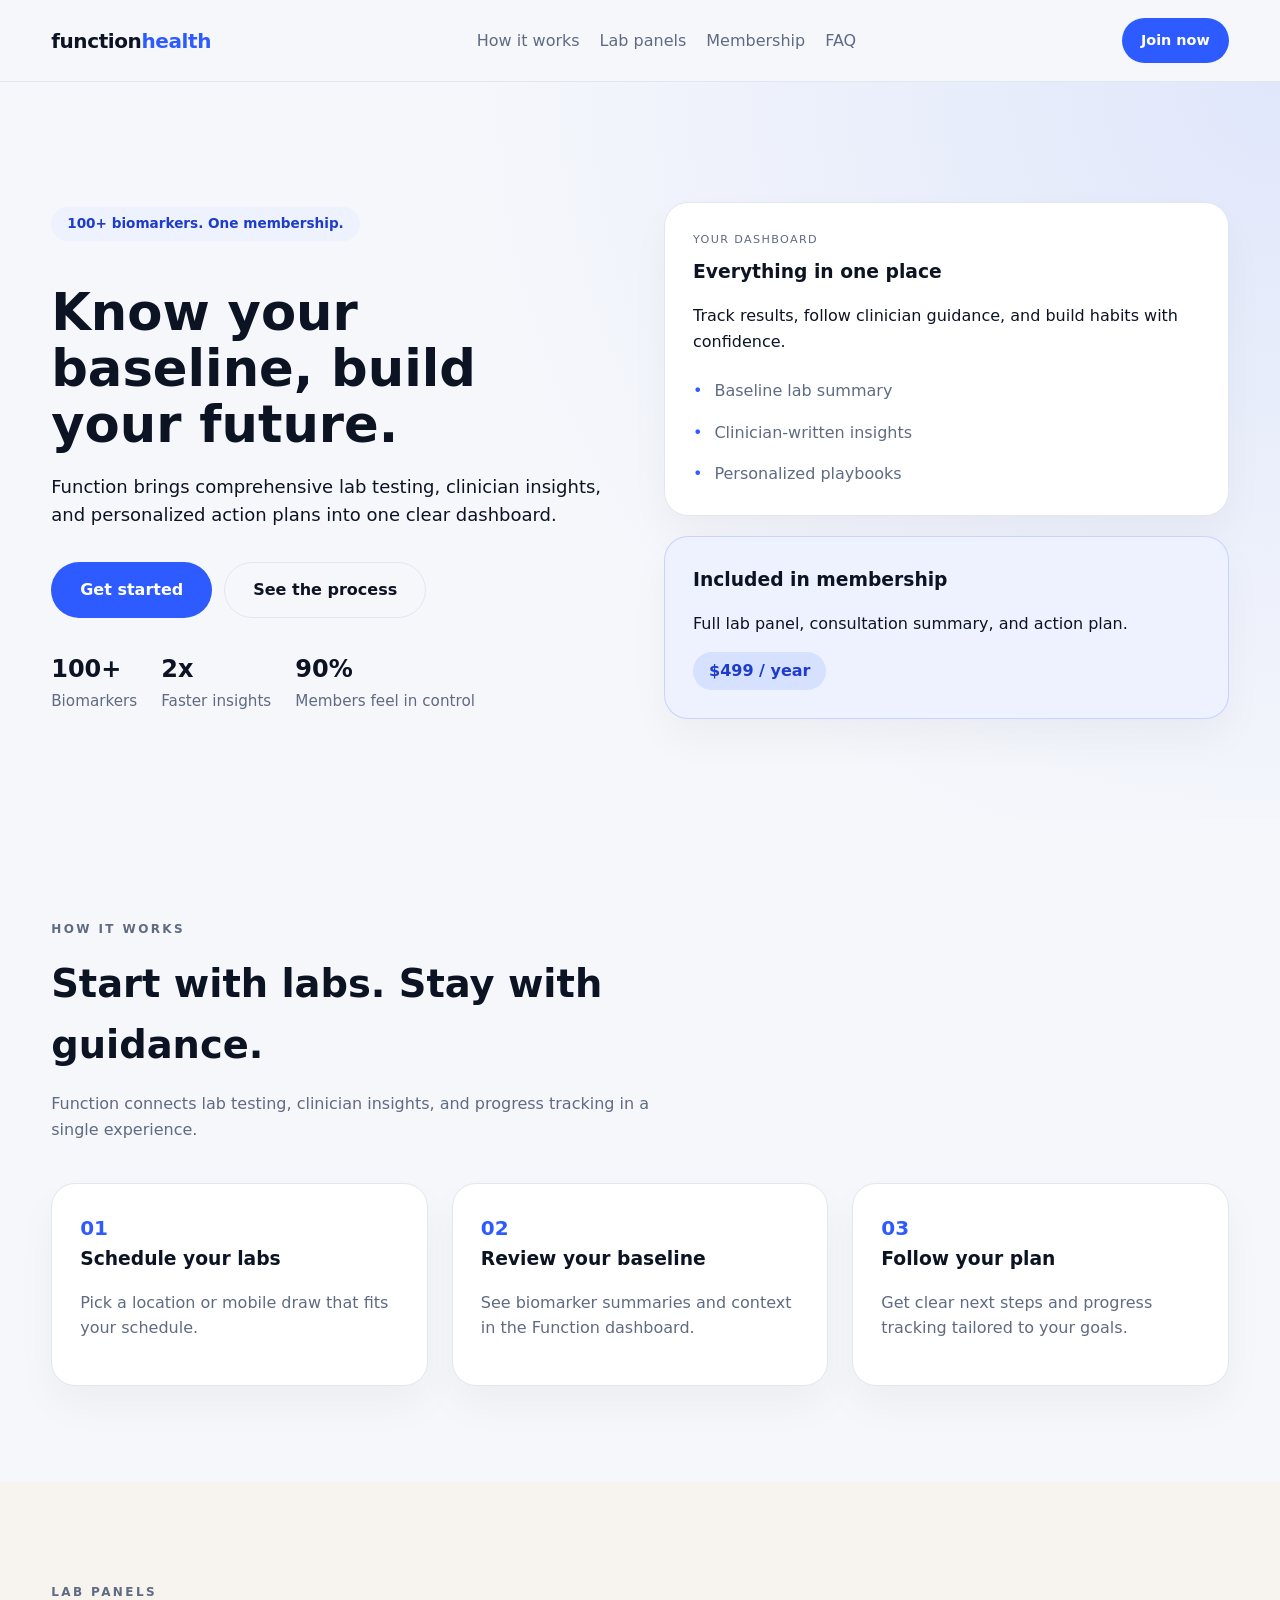
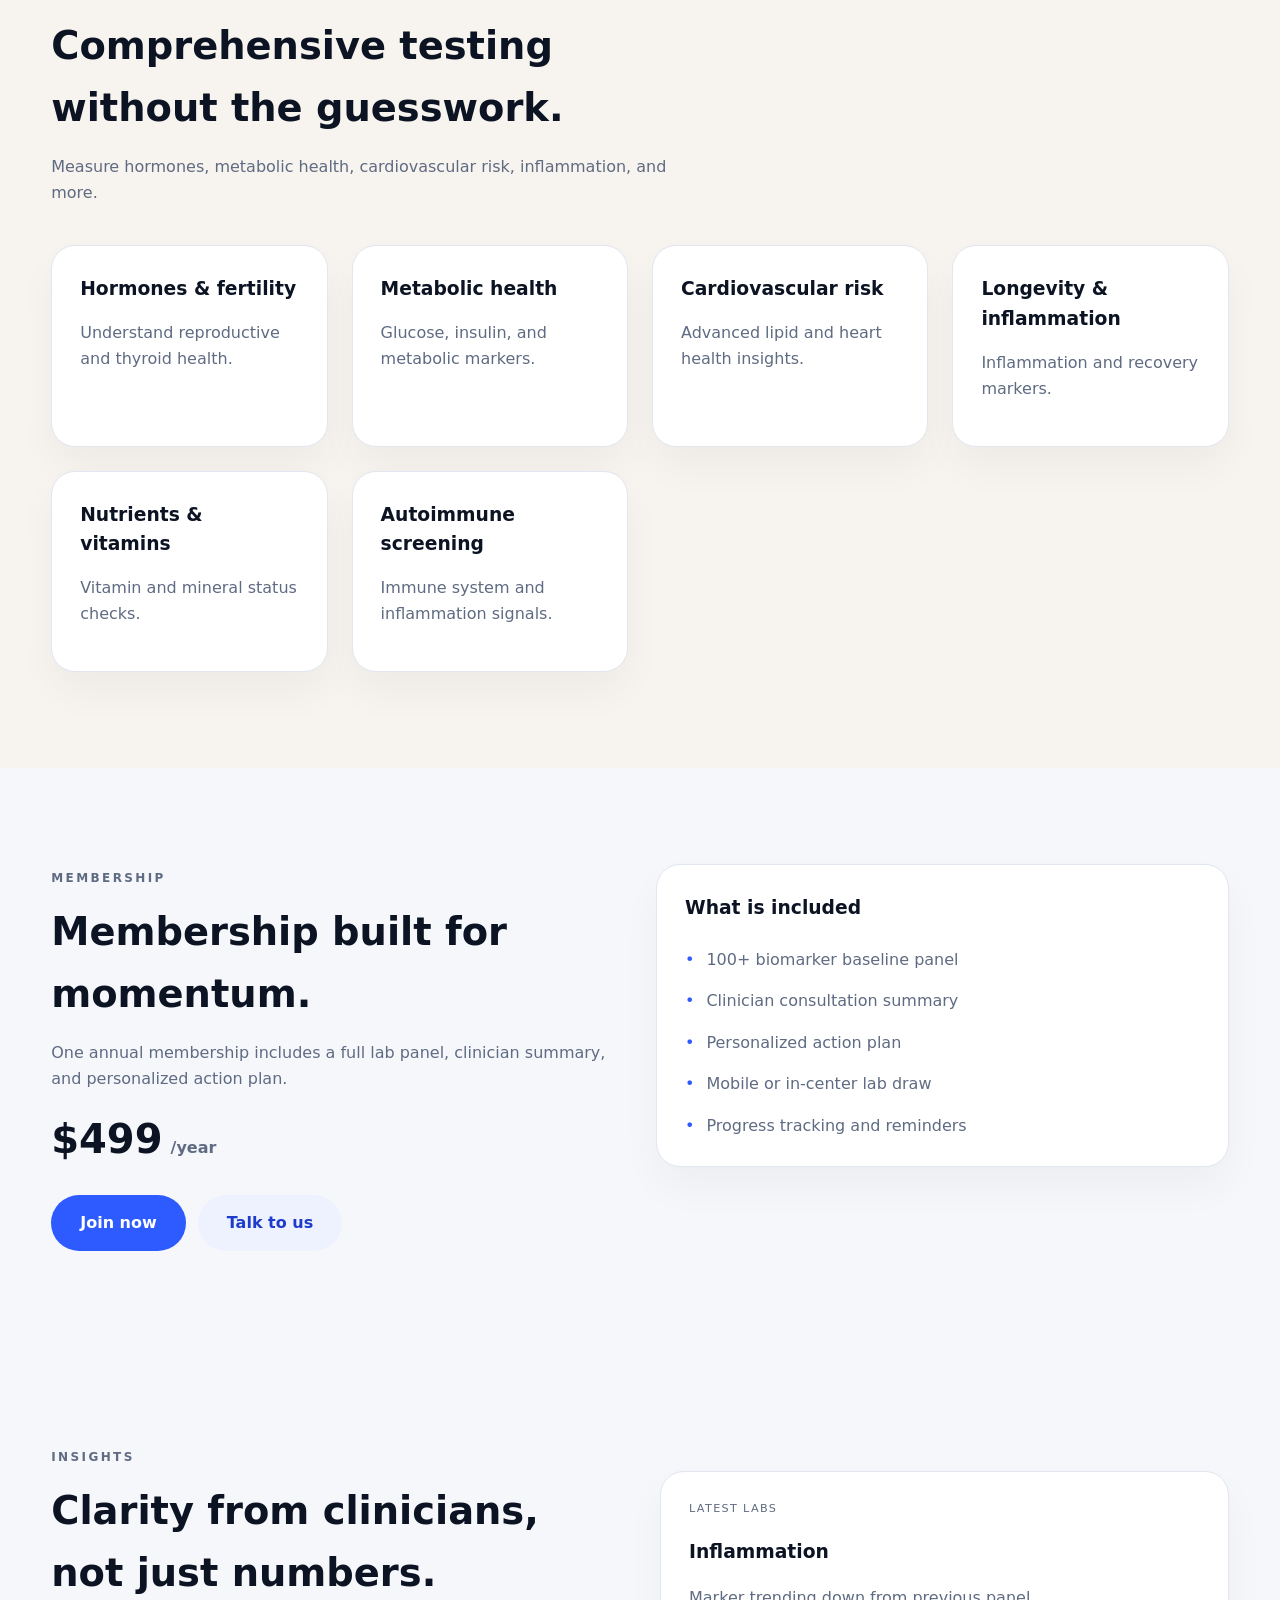
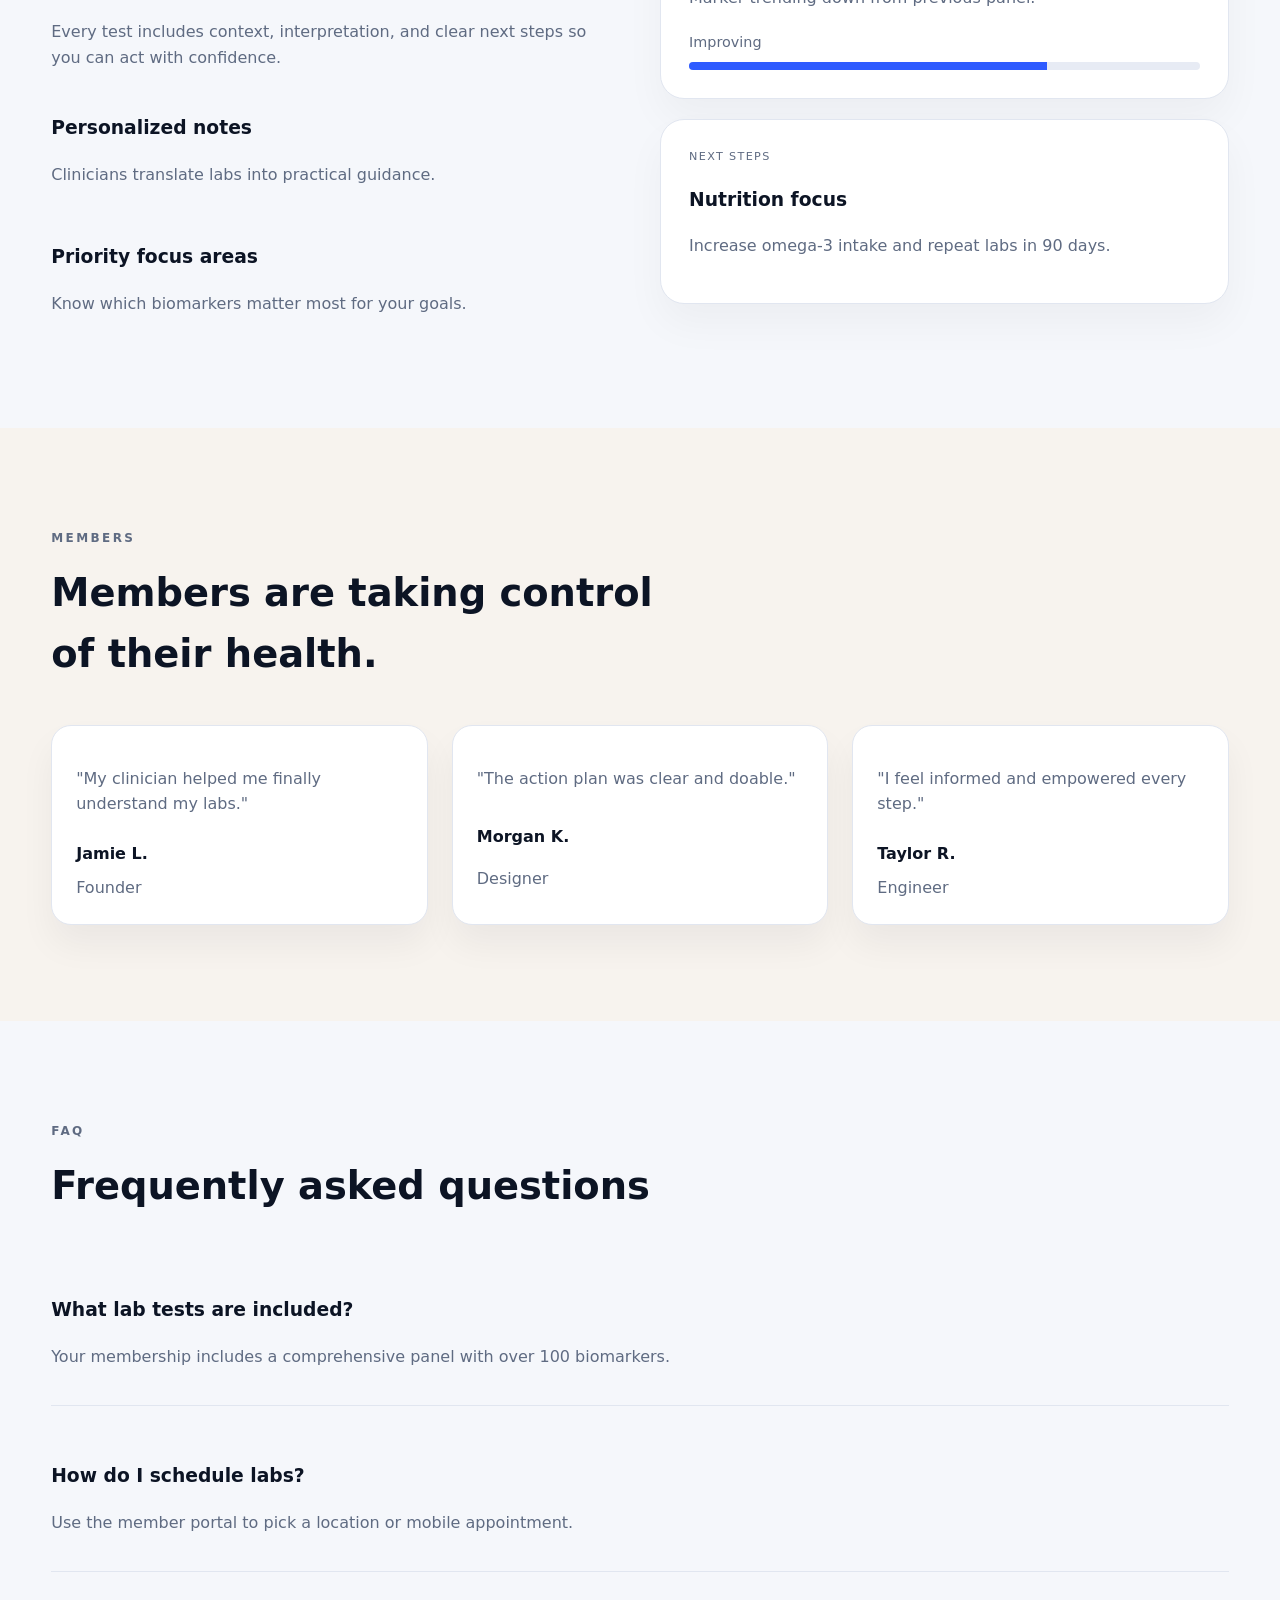
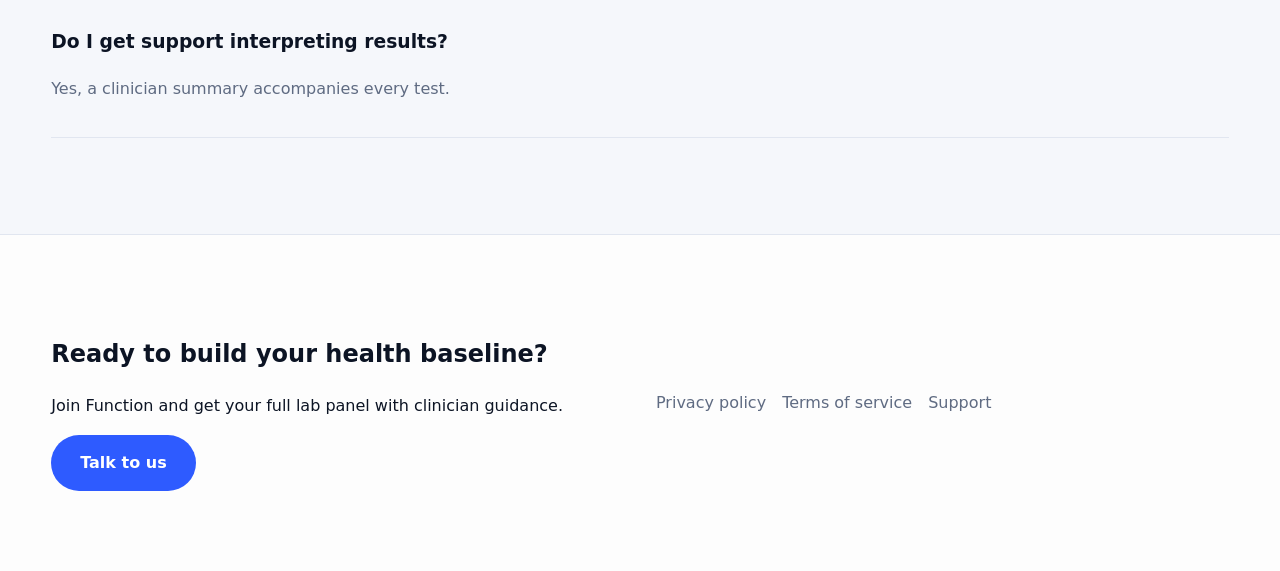
<file: index.html>
<!DOCTYPE html>
<html lang="en">
  <head>
    <meta charset="UTF-8">
    <meta name="viewport" content="width=device-width, initial-scale=1.0">
    <title>Function Health Clone Preview</title>
    <link rel="stylesheet" href="style.css">
  </head>
  <body>
    <header class="fhc-header">
      <div class="fhc-container fhc-header-inner">
        <a class="fhc-logo" href="#top">function<span>health</span></a>
        <nav class="fhc-nav">
          <a href="#how-it-works">How it works</a>
          <a href="#labs">Lab panels</a>
          <a href="#membership">Membership</a>
          <a href="#faq">FAQ</a>
        </nav>
        <a class="fhc-button small" href="#membership">Join now</a>
      </div>
    </header>

    <section class="fhc-hero" id="top">
      <div class="fhc-container fhc-hero-grid">
        <div class="fhc-hero-copy">
          <span class="fhc-pill">100+ biomarkers. One membership.</span>
          <h1>Know your baseline, build your future.</h1>
          <p>Function brings comprehensive lab testing, clinician insights, and personalized action plans into one clear dashboard.</p>
          <div class="fhc-badge-list">
            <a class="fhc-button" href="#membership">Get started</a>
            <a class="fhc-button secondary" href="#how-it-works">See the process</a>
          </div>
          <div class="fhc-hero-stats">
            <div>
              <strong>100+</strong>
              <span>Biomarkers</span>
            </div>
            <div>
              <strong>2x</strong>
              <span>Faster insights</span>
            </div>
            <div>
              <strong>90%</strong>
              <span>Members feel in control</span>
            </div>
          </div>
        </div>
        <div class="fhc-hero-card">
          <div class="fhc-card">
            <p class="fhc-card-tag">Your dashboard</p>
            <h3>Everything in one place</h3>
            <p>Track results, follow clinician guidance, and build habits with confidence.</p>
            <ul class="fhc-list">
              <li>Baseline lab summary</li>
              <li>Clinician-written insights</li>
              <li>Personalized playbooks</li>
            </ul>
          </div>
          <div class="fhc-card fhc-card-accent">
            <h3>Included in membership</h3>
            <p>Full lab panel, consultation summary, and action plan.</p>
            <div class="fhc-inline-pill">$499 / year</div>
          </div>
        </div>
      </div>
    </section>

    <section class="fhc-section" id="how-it-works">
      <div class="fhc-container">
        <div class="fhc-section-header">
          <span class="fhc-eyebrow">How it works</span>
          <h2>Start with labs. Stay with guidance.</h2>
          <p>Function connects lab testing, clinician insights, and progress tracking in a single experience.</p>
        </div>
        <div class="fhc-step-grid">
          <div class="fhc-card">
            <span class="fhc-step">01</span>
            <h3>Schedule your labs</h3>
            <p>Pick a location or mobile draw that fits your schedule.</p>
          </div>
          <div class="fhc-card">
            <span class="fhc-step">02</span>
            <h3>Review your baseline</h3>
            <p>See biomarker summaries and context in the Function dashboard.</p>
          </div>
          <div class="fhc-card">
            <span class="fhc-step">03</span>
            <h3>Follow your plan</h3>
            <p>Get clear next steps and progress tracking tailored to your goals.</p>
          </div>
        </div>
      </div>
    </section>

    <section class="fhc-section fhc-surface" id="labs">
      <div class="fhc-container">
        <div class="fhc-section-header">
          <span class="fhc-eyebrow">Lab panels</span>
          <h2>Comprehensive testing without the guesswork.</h2>
          <p>Measure hormones, metabolic health, cardiovascular risk, inflammation, and more.</p>
        </div>
        <div class="fhc-card-grid">
          <div class="fhc-card">
            <h3>Hormones &amp; fertility</h3>
            <p>Understand reproductive and thyroid health.</p>
          </div>
          <div class="fhc-card">
            <h3>Metabolic health</h3>
            <p>Glucose, insulin, and metabolic markers.</p>
          </div>
          <div class="fhc-card">
            <h3>Cardiovascular risk</h3>
            <p>Advanced lipid and heart health insights.</p>
          </div>
          <div class="fhc-card">
            <h3>Longevity &amp; inflammation</h3>
            <p>Inflammation and recovery markers.</p>
          </div>
          <div class="fhc-card">
            <h3>Nutrients &amp; vitamins</h3>
            <p>Vitamin and mineral status checks.</p>
          </div>
          <div class="fhc-card">
            <h3>Autoimmune screening</h3>
            <p>Immune system and inflammation signals.</p>
          </div>
        </div>
      </div>
    </section>

    <section class="fhc-section" id="membership">
      <div class="fhc-container fhc-membership">
        <div>
          <span class="fhc-eyebrow">Membership</span>
          <h2>Membership built for momentum.</h2>
          <p>One annual membership includes a full lab panel, clinician summary, and personalized action plan.</p>
          <div class="fhc-price">$499<span>/year</span></div>
          <div class="fhc-badge-list">
            <a class="fhc-button" href="#">Join now</a>
            <a class="fhc-button tertiary" href="#faq">Talk to us</a>
          </div>
        </div>
        <div class="fhc-card">
          <h3>What is included</h3>
          <ul class="fhc-list">
            <li>100+ biomarker baseline panel</li>
            <li>Clinician consultation summary</li>
            <li>Personalized action plan</li>
            <li>Mobile or in-center lab draw</li>
            <li>Progress tracking and reminders</li>
          </ul>
        </div>
      </div>
    </section>

    <section class="fhc-section" id="insights">
      <div class="fhc-container fhc-insights">
        <div class="fhc-insights-copy">
          <span class="fhc-eyebrow">Insights</span>
          <h2>Clarity from clinicians, not just numbers.</h2>
          <p>Every test includes context, interpretation, and clear next steps so you can act with confidence.</p>
          <div class="fhc-highlight-list">
            <div>
              <h3>Personalized notes</h3>
              <p>Clinicians translate labs into practical guidance.</p>
            </div>
            <div>
              <h3>Priority focus areas</h3>
              <p>Know which biomarkers matter most for your goals.</p>
            </div>
          </div>
        </div>
        <div class="fhc-insights-panel">
          <div class="fhc-panel-card">
            <p class="fhc-card-tag">Latest labs</p>
            <h3>Inflammation</h3>
            <p>Marker trending down from previous panel.</p>
            <div class="fhc-progress">
              <span>Improving</span>
              <div class="fhc-progress-bar"><span></span></div>
            </div>
          </div>
          <div class="fhc-panel-card">
            <p class="fhc-card-tag">Next steps</p>
            <h3>Nutrition focus</h3>
            <p>Increase omega-3 intake and repeat labs in 90 days.</p>
          </div>
        </div>
      </div>
    </section>

    <section class="fhc-section fhc-surface" id="testimonials">
      <div class="fhc-container">
        <div class="fhc-section-header">
          <span class="fhc-eyebrow">Members</span>
          <h2>Members are taking control of their health.</h2>
        </div>
        <div class="fhc-testimonial">
          <blockquote>
            <p>"My clinician helped me finally understand my labs."</p>
            <strong>Jamie L.</strong>
            <span>Founder</span>
          </blockquote>
          <blockquote>
            <p>"The action plan was clear and doable."</p>
            <strong>Morgan K.</strong>
            <span>Designer</span>
          </blockquote>
          <blockquote>
            <p>"I feel informed and empowered every step."</p>
            <strong>Taylor R.</strong>
            <span>Engineer</span>
          </blockquote>
        </div>
      </div>
    </section>

    <section class="fhc-section" id="faq">
      <div class="fhc-container">
        <div class="fhc-section-header">
          <span class="fhc-eyebrow">FAQ</span>
          <h2>Frequently asked questions</h2>
        </div>
        <div class="fhc-faq">
          <div class="fhc-faq-item">
            <h3>What lab tests are included?</h3>
            <p>Your membership includes a comprehensive panel with over 100 biomarkers.</p>
          </div>
          <div class="fhc-faq-item">
            <h3>How do I schedule labs?</h3>
            <p>Use the member portal to pick a location or mobile appointment.</p>
          </div>
          <div class="fhc-faq-item">
            <h3>Do I get support interpreting results?</h3>
            <p>Yes, a clinician summary accompanies every test.</p>
          </div>
        </div>
      </div>
    </section>

    <footer class="fhc-footer" id="contact">
      <div class="fhc-container fhc-footer-inner">
        <div>
          <h2>Ready to build your health baseline?</h2>
          <p>Join Function and get your full lab panel with clinician guidance.</p>
          <a class="fhc-button" href="#membership">Talk to us</a>
        </div>
        <nav>
          <a href="#">Privacy policy</a>
          <a href="#">Terms of service</a>
          <a href="#">Support</a>
        </nav>
      </div>
    </footer>
  </body>
</html>
</file>
<file: style.css>
/*
Theme Name: Function Health Clone
Theme URI: https://www.functionhealth.com/
Author: OpenAI
Description: A customizable WordPress theme inspired by Function Health.
Version: 1.0.0
Text Domain: function-health-clone
*/

:root {
  --fhc-bg: #f5f7fb;
  --fhc-text: #0c1424;
  --fhc-muted: #5f6b82;
  --fhc-accent: #2e5bff;
  --fhc-accent-dark: #1d3bcc;
  --fhc-surface: #ffffff;
  --fhc-border: #e1e6f0;
  --fhc-highlight: #eef2ff;
  --fhc-warm: #f7f3ee;
}

* {
  box-sizing: border-box;
}

body {
  margin: 0;
  font-family: "Inter", "Segoe UI", system-ui, sans-serif;
  background: var(--fhc-bg);
  color: var(--fhc-text);
  line-height: 1.6;
}

a {
  color: inherit;
  text-decoration: none;
}

img {
  max-width: 100%;
  display: block;
}

.fhc-container {
  width: min(1200px, 92vw);
  margin: 0 auto;
}

.fhc-header {
  position: sticky;
  top: 0;
  z-index: 10;
  backdrop-filter: blur(10px);
  background: rgba(245, 247, 251, 0.85);
  border-bottom: 1px solid var(--fhc-border);
}

.fhc-header-inner {
  display: flex;
  align-items: center;
  justify-content: space-between;
  padding: 18px 0;
  gap: 24px;
}

.fhc-logo {
  font-size: 1.25rem;
  font-weight: 700;
  letter-spacing: -0.02em;
}

.fhc-logo span {
  color: var(--fhc-accent);
}

.fhc-nav {
  display: flex;
  gap: 20px;
  font-weight: 500;
  color: var(--fhc-muted);
}

.fhc-nav a:hover {
  color: var(--fhc-text);
}

.fhc-section {
  padding: 96px 0;
}

.fhc-section-header {
  max-width: 640px;
  margin-bottom: 40px;
}

.fhc-section h2 {
  font-size: clamp(2rem, 3vw, 3rem);
  margin: 12px 0 16px;
}

.fhc-section p {
  color: var(--fhc-muted);
}

.fhc-surface {
  background: var(--fhc-warm);
}

.fhc-button {
  display: inline-flex;
  align-items: center;
  justify-content: center;
  gap: 8px;
  padding: 14px 28px;
  border-radius: 999px;
  border: 1px solid transparent;
  font-weight: 600;
  background: var(--fhc-accent);
  color: #ffffff;
  transition: transform 0.2s ease, box-shadow 0.2s ease, border-color 0.2s ease;
}

.fhc-button:hover {
  transform: translateY(-2px);
  box-shadow: 0 12px 24px rgba(46, 91, 255, 0.25);
}

.fhc-button.secondary {
  background: transparent;
  color: var(--fhc-text);
  border-color: var(--fhc-border);
}

.fhc-button.tertiary {
  background: var(--fhc-highlight);
  color: var(--fhc-accent-dark);
}

.fhc-button.small {
  padding: 10px 18px;
  font-size: 0.9rem;
}

.fhc-button:focus-visible {
  outline: none;
  border-color: rgba(46, 91, 255, 0.6);
  box-shadow: 0 0 0 4px rgba(46, 91, 255, 0.2);
}

.fhc-hero {
  padding: 120px 0 100px;
  background: radial-gradient(circle at top right, rgba(46, 91, 255, 0.1), transparent 55%);
}

.fhc-hero-grid {
  display: grid;
  gap: 48px;
  grid-template-columns: repeat(auto-fit, minmax(280px, 1fr));
  align-items: center;
}

.fhc-hero-copy h1 {
  font-size: clamp(2.8rem, 4vw, 4.5rem);
  margin-bottom: 20px;
  line-height: 1.1;
}

.fhc-hero-copy p {
  font-size: 1.125rem;
  margin-bottom: 32px;
}

.fhc-pill {
  display: inline-flex;
  align-items: center;
  gap: 8px;
  padding: 6px 16px;
  border-radius: 999px;
  background: var(--fhc-highlight);
  color: var(--fhc-accent-dark);
  font-weight: 600;
  font-size: 0.85rem;
}

.fhc-hero-stats {
  display: flex;
  flex-wrap: wrap;
  gap: 24px;
  margin-top: 32px;
}

.fhc-hero-stats strong {
  font-size: 1.5rem;
  display: block;
}

.fhc-hero-stats span {
  color: var(--fhc-muted);
  font-size: 0.95rem;
}

.fhc-card-grid,
.fhc-step-grid {
  display: grid;
  gap: 24px;
  grid-template-columns: repeat(auto-fit, minmax(220px, 1fr));
}

.fhc-card,
.fhc-panel-card {
  background: var(--fhc-surface);
  border: 1px solid var(--fhc-border);
  border-radius: 24px;
  padding: 28px;
  box-shadow: 0 20px 40px rgba(14, 18, 32, 0.04);
}

.fhc-card h3 {
  margin-top: 0;
  margin-bottom: 12px;
}

.fhc-card-accent {
  background: var(--fhc-highlight);
  border-color: rgba(46, 91, 255, 0.2);
}

.fhc-hero-card {
  display: grid;
  gap: 20px;
}

.fhc-card-tag {
  text-transform: uppercase;
  letter-spacing: 0.12em;
  font-size: 0.7rem;
  color: var(--fhc-muted);
  margin: 0 0 8px;
}

.fhc-inline-pill {
  display: inline-flex;
  align-items: center;
  background: rgba(46, 91, 255, 0.12);
  color: var(--fhc-accent-dark);
  padding: 6px 16px;
  border-radius: 999px;
  font-weight: 600;
}

.fhc-step {
  font-weight: 700;
  font-size: 1.25rem;
  color: var(--fhc-accent);
}

.fhc-membership {
  display: grid;
  gap: 32px;
  grid-template-columns: repeat(auto-fit, minmax(280px, 1fr));
  align-items: start;
}

.fhc-price {
  font-size: clamp(2.5rem, 3vw, 3.5rem);
  color: var(--fhc-text);
  margin: 16px 0 24px;
  font-weight: 700;
}

.fhc-price span {
  font-size: 1rem;
  color: var(--fhc-muted);
  margin-left: 8px;
}

.fhc-list {
  list-style: none;
  padding: 0;
  margin: 24px 0 0;
  display: grid;
  gap: 16px;
}

.fhc-list li {
  display: flex;
  gap: 12px;
  align-items: flex-start;
  color: var(--fhc-muted);
}

.fhc-list li::before {
  content: "•";
  color: var(--fhc-accent);
}

.fhc-insights {
  display: grid;
  gap: 40px;
  grid-template-columns: repeat(auto-fit, minmax(280px, 1fr));
  align-items: center;
}

.fhc-highlight-list {
  display: grid;
  gap: 20px;
  margin-top: 24px;
}

.fhc-insights-panel {
  display: grid;
  gap: 20px;
}

.fhc-progress {
  display: grid;
  gap: 8px;
  margin-top: 20px;
  color: var(--fhc-muted);
  font-size: 0.9rem;
}

.fhc-progress-bar {
  background: #e7ebf4;
  border-radius: 999px;
  height: 8px;
  overflow: hidden;
}

.fhc-progress-bar span {
  display: block;
  width: 70%;
  height: 100%;
  background: var(--fhc-accent);
}

.fhc-testimonial {
  display: grid;
  gap: 24px;
  grid-template-columns: repeat(auto-fit, minmax(260px, 1fr));
}

.fhc-testimonial blockquote {
  margin: 0;
  padding: 24px;
  border-radius: 20px;
  background: var(--fhc-surface);
  border: 1px solid var(--fhc-border);
  box-shadow: 0 20px 35px rgba(14, 18, 32, 0.05);
  display: grid;
  gap: 8px;
}

.fhc-testimonial span {
  color: var(--fhc-muted);
}

.fhc-faq {
  display: grid;
  gap: 16px;
}

.fhc-faq-item {
  border-bottom: 1px solid var(--fhc-border);
  padding: 20px 0;
}

.fhc-footer {
  padding: 80px 0;
  border-top: 1px solid var(--fhc-border);
  background: #fdfdfd;
}

.fhc-footer-inner {
  display: grid;
  gap: 32px;
  grid-template-columns: repeat(auto-fit, minmax(260px, 1fr));
  align-items: center;
}

.fhc-footer nav {
  display: flex;
  flex-wrap: wrap;
  gap: 16px;
  color: var(--fhc-muted);
}

.fhc-badge-list {
  display: flex;
  flex-wrap: wrap;
  gap: 12px;
  margin-top: 20px;
}

.fhc-eyebrow {
  text-transform: uppercase;
  letter-spacing: 0.2em;
  font-size: 0.75rem;
  color: var(--fhc-muted);
  font-weight: 600;
}

@media (max-width: 900px) {
  .fhc-nav {
    display: none;
  }
}

@media (max-width: 720px) {
  .fhc-section {
    padding: 72px 0;
  }

  .fhc-hero {
    padding: 110px 0 90px;
  }

  .fhc-header-inner {
    flex-wrap: wrap;
    justify-content: center;
  }
}
</file>
